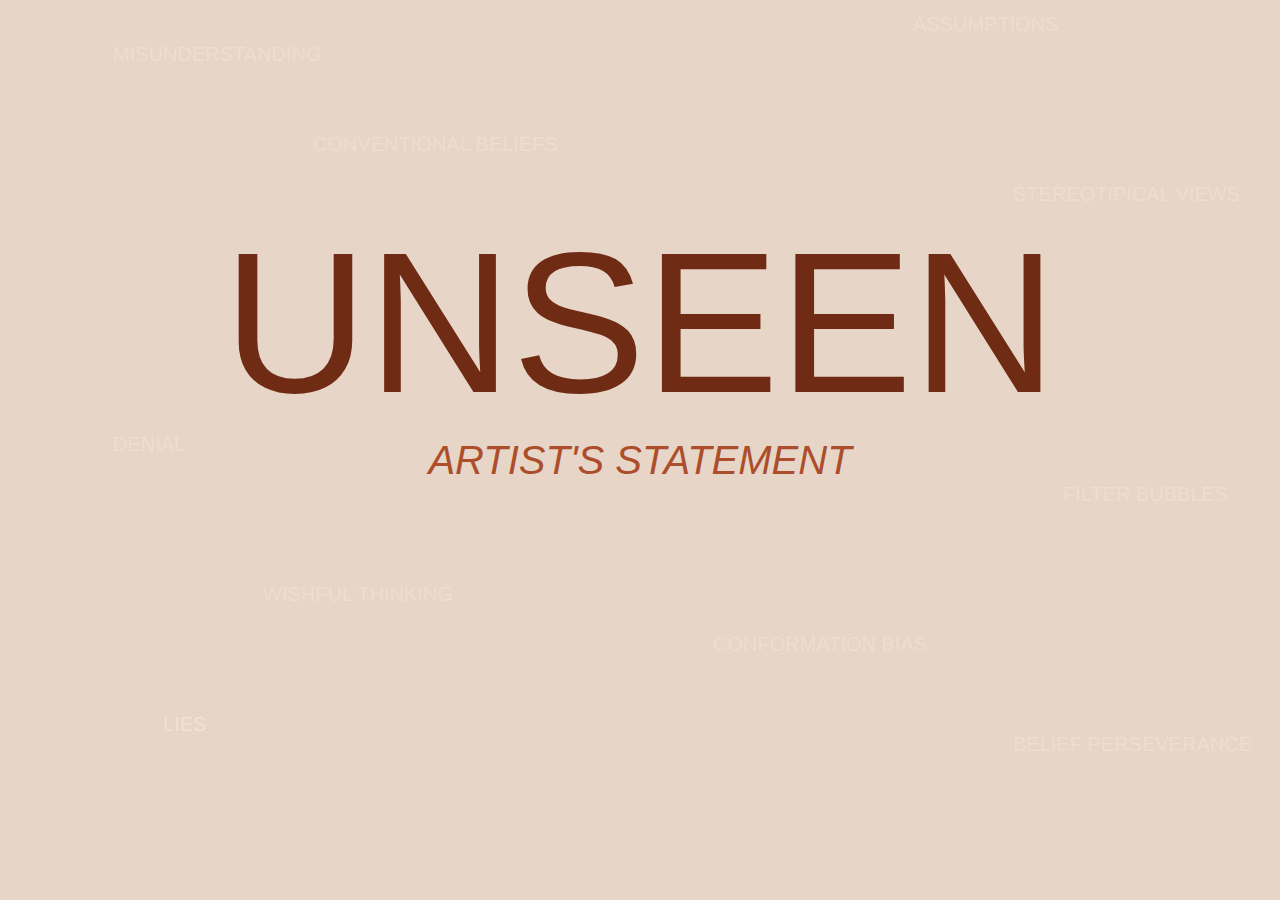
<file: index.html>
<!DOCTYPE html>
<html>

<head>
<meta charset="UTF-8">
	<title>HTML5 DOCTYPE tag and page structure</title>
   <link rel="stylesheet" href="styles.css">
</head>

<body>

  <div class="one">
  <p>STEREOTIPICAL VIEWS</p>
  </div>

  <div class="two">
  <p>CONVENTIONAL BELIEFS</p>
  </div>

	<div class="three">
	 <a href="page1.html">LIES</a>
	</div>

  <div class="four">
  <p>CONFORMATION BIAS</p>
  </div>

  <div class="five">
  <p>DENIAL</p>
  </div>

  <div class="six">
  <p>MISUNDERSTANDING</p>
  </div>

  <div class="seven">
  <p>WISHFUL THINKING</p>
  </div>


	<div class="three">
	 <a href="page1.html">LIES</a>
	</div>

  <div class="eight">
	<a href="page2.html">FILTER BUBBLES</a>
  </div>

  <div class="nine">
  <p>BELIEF PERSEVERANCE</p>
  </div>

  <div class="ten">
		<a href="page3.html">ASSUMPTIONS</a>
  </div>

  <div class="unseen">
  <p>UNSEEN</p>
  </div>

	<div class="statement">
   <a href="statement.html">ARTIST'S STATEMENT</a>
  </div>


</body>
</html>
</file>
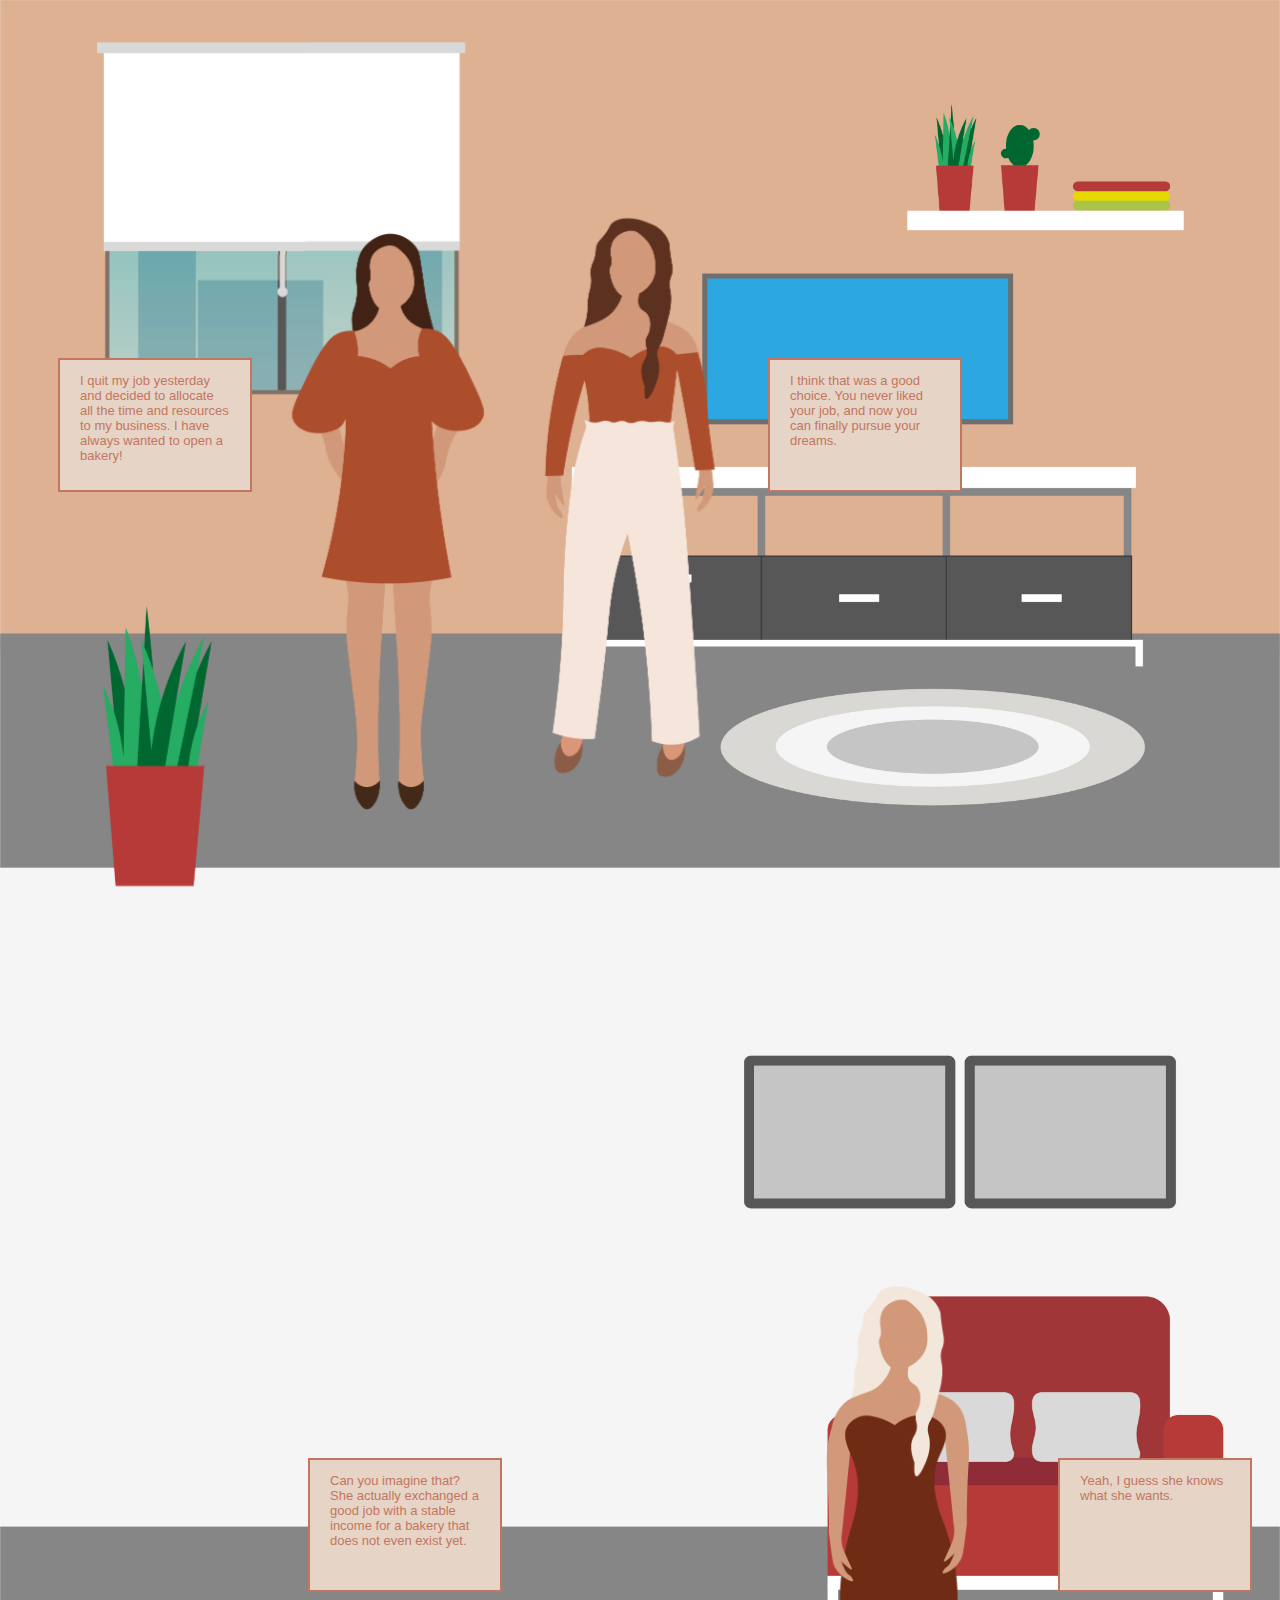
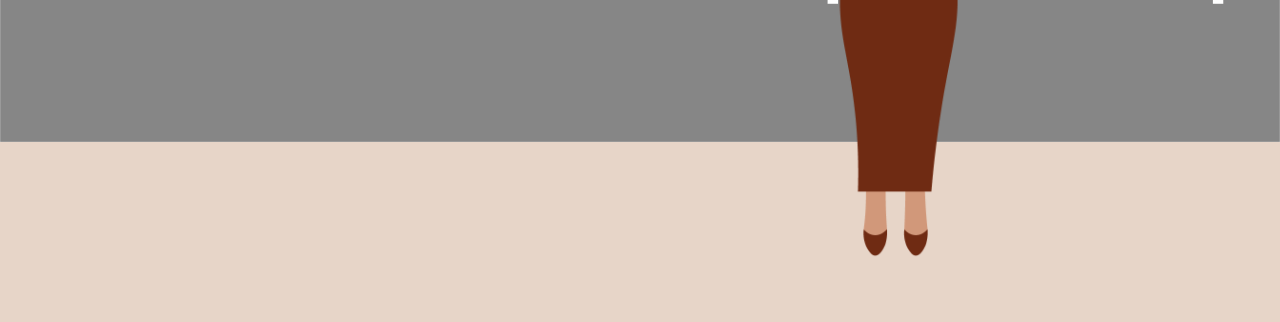
<file: page1.html>
<!DOCTYPE html>
<html>

<head>
<meta charset="UTF-8">
	<title>HTML5 DOCTYPE tag and page structure</title>
   <link rel="stylesheet" href="styles.css">
</head>

<body class="page1">


  <div class="box">

    <figure class="girlone"> <img src="images/Girl-01.png" alt="girl1"> </figure>
    <figure class="girlthree"> <img src="images/Girl-03.png" alt="girl3"> </figure>
    </div>

  <div class="girltwo">
      <img src="images/Girl-02.png" alt="girl2">
    </div>


   <div class="speechone">
    <div class="contentone"><p>I quit my job yesterday and decided to allocate
			all the time and resources to my business. I have always wanted to open a bakery! </p> </div>
    </div>


    <div class="speechtwo">
    <div class="contenttwo"> <p>OMG, I am so happy she understands. I hated my job. Finally, I
			have saved up enough money to pursue my dreams. It took me years of
			sacrifices to get here.  </p></div>
   </div>

   <div class="speechthree">
    <div class="contentthree"><p>I think that was a good choice. You never liked
			your job, and now you can finally pursue your dreams.</p> </div>
    </div>


    <div class="speechfour">
    <div class="contentfour"> <p>My family would laugh at me if I did that! Very
			few businesses succeed. You are risking to stay with nothing. </p></div>
   </div>



   <div class="speechfive">
    <div class="contentfive"><p>Can you imagine that? She actually exchanged a
			good job with a stable income for a bakery that does not even exist yet. </p> </div>
    </div>


    <div class="speechsix">
    <div class="contentsix"> <p>Envy. She is not able to pursue her dreams  due to the fear for
		failure and change.</p></div>
   </div>

   <div class="speechseven">
    <div class="contentseven"><p>Yeah, I guess she knows what she wants.</p> </div>
    </div>

		<div class="speecheight">
		<div class="contenteight"> <p>How can you talk about your friend like that?
			I think I should stop sharing my personal stuff and feelings with her.</p></div>
	 </div>

   <div class="window">
		<img src="images/window.png" alt="window">
   </div>

</body>
</html>
</file>
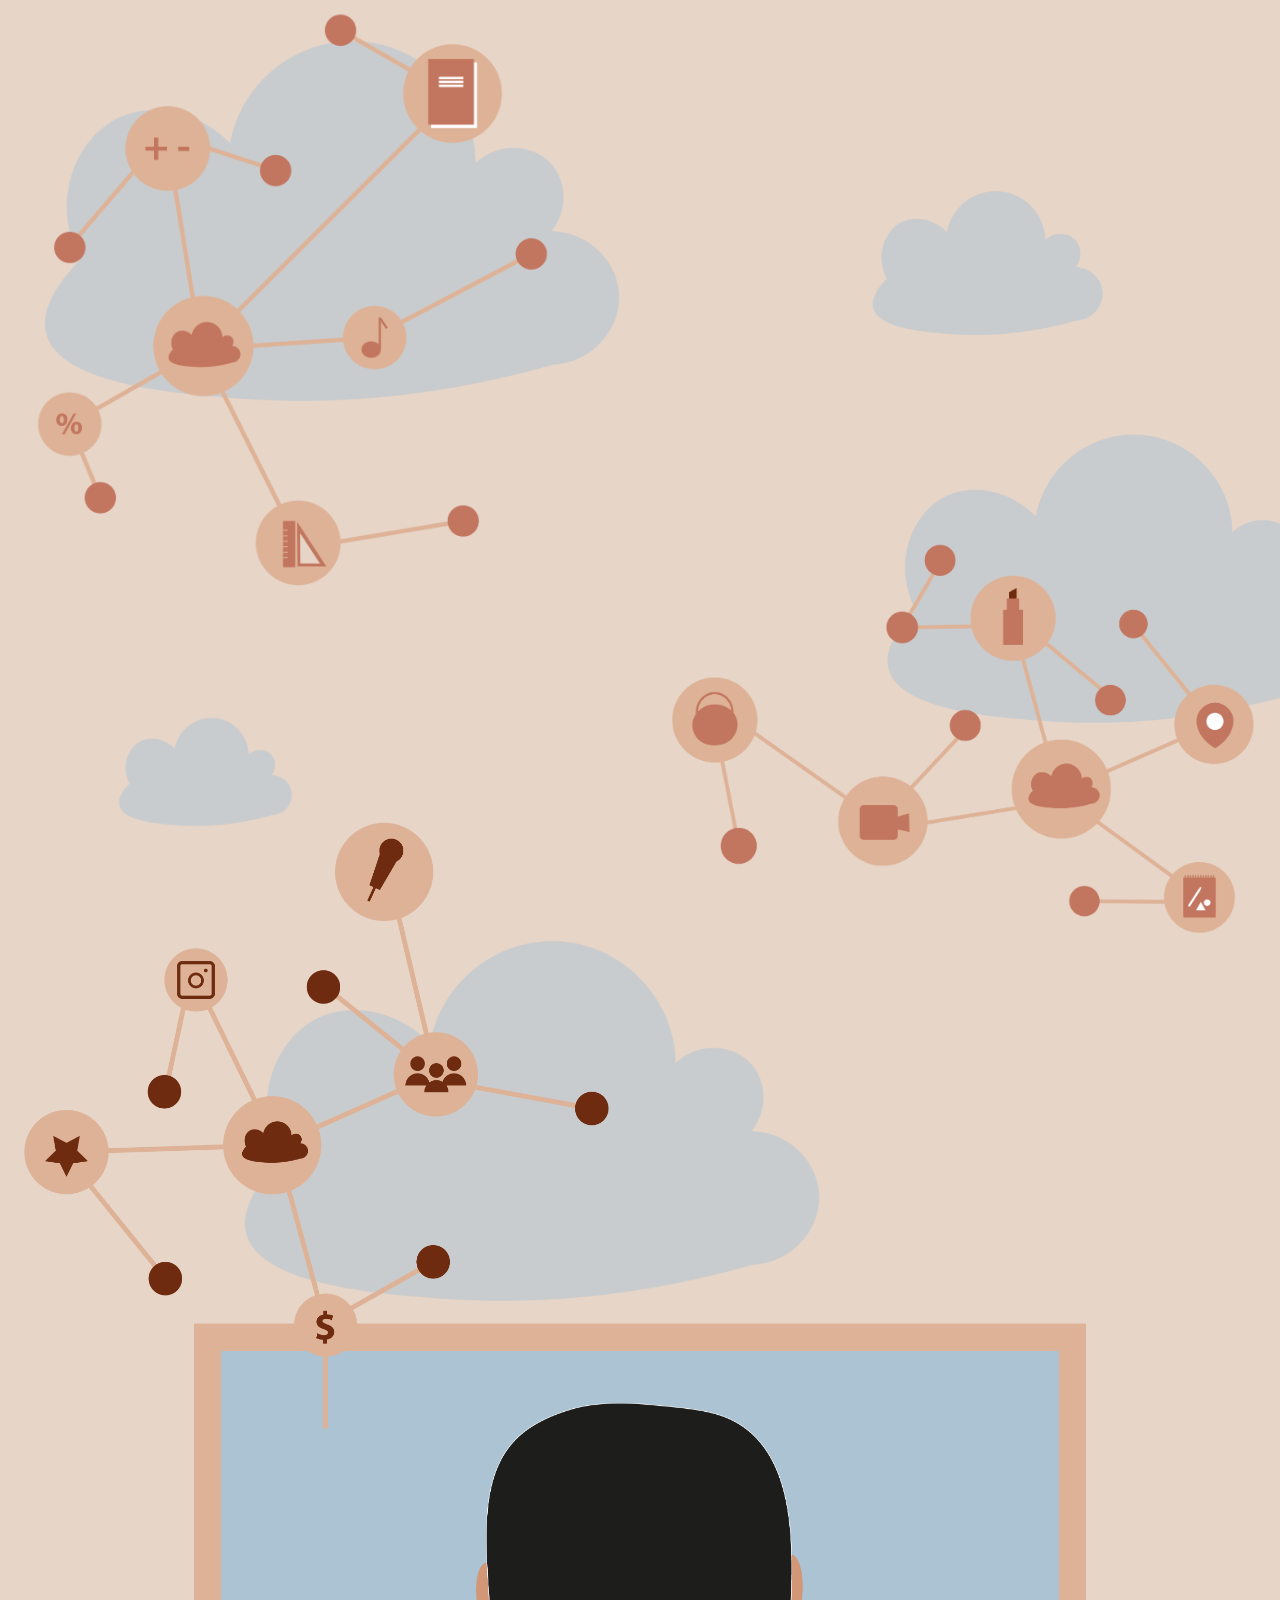
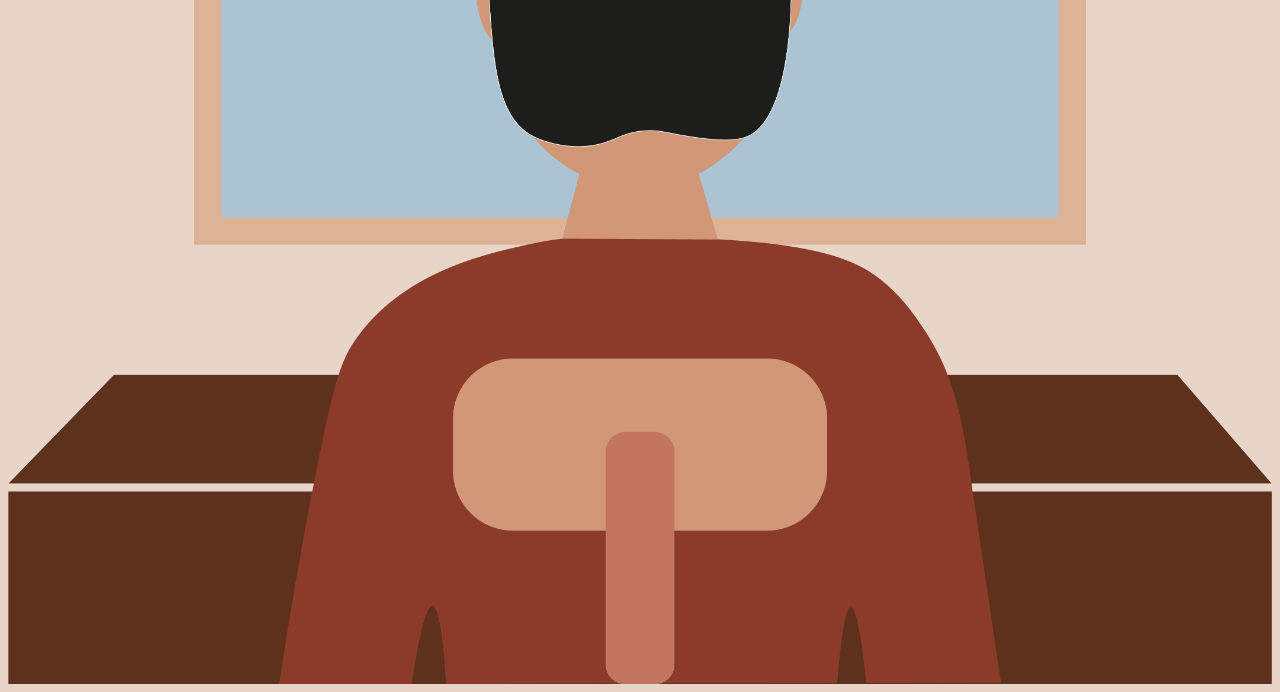
<file: page2.html>
<!DOCTYPE html>
<html>

<head>
<meta charset="UTF-8">
	<title>HTML5 DOCTYPE tag and page structure</title>
   <link rel="stylesheet" href="styles.css">
</head>

<body class="page2">


	<div class="cloudone">
		 <img src="images/Cloud.png" alt="cloudsone">
	</div>

	<div class="cloudtwo">
		 <img src="images/Cloud.png" alt="cloudstwo">
	</div>

	<div class="cloudthree">
		 <img src="images/Cloud.png" alt="cloudsthree">
	</div>

	<div class="cloudfour">
		 <img src="images/Cloud.png" alt="cloudsfour">
	</div>

	<div class="cloudfive">
		 <img src="images/Cloud.png" alt="cloudsfive">
	</div>

	<div class="fbone">
	 <p>FILTER BUBBLE ONE</p> </div>

	 <div class="fbtwo">
	  <p>FILTER BUBBLE TWO</p> </div>

		<div class="fbthree">
		 <p>FILTER BUBBLE THREE</p>
    </div>

    <div class="text">
		<p> Although the Internet has a lot of information, its algorithm will
			often expose you to the content that supports your beliefs
			and interests. </p>

		 </div>

 <div class="bubblesone">
 		<img src="images/Bubbles-01.png" alt="bubblesone">
 </div>

 <div class="bubblestwo">
		 <img src="images/Bubbles-02.png" alt="bubblestwo">
</div>

<div class="bubblesthree">
		<img src="images/Bubbles-03.png" alt="bubblesthree">
</div>

<div class="computer">
		<img src="images/Computer.png" alt="computer">
</div>


</body>
</html>
</file>
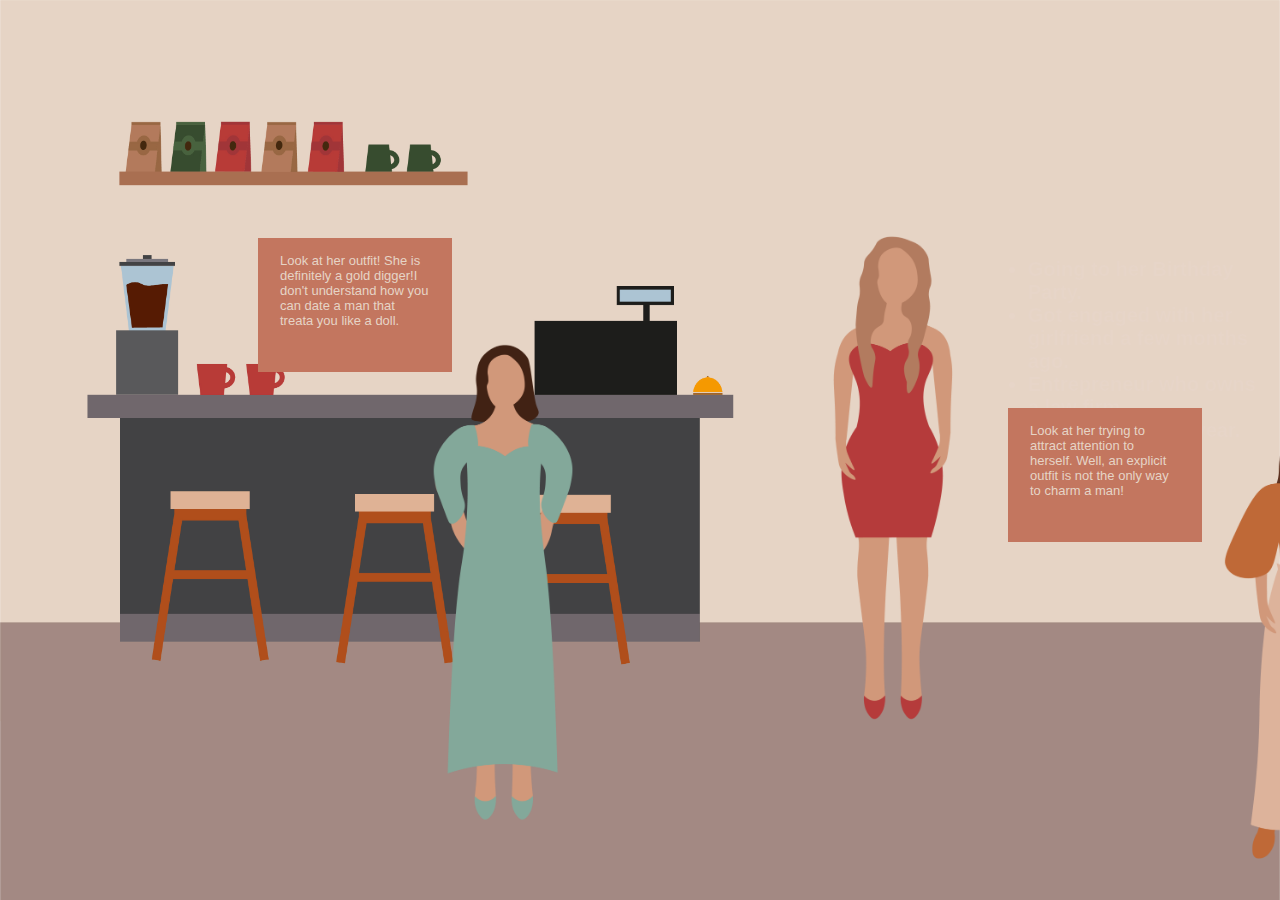
<file: page3.html>
<!DOCTYPE html>
<html>

<head>
<meta charset="UTF-8">
	<title>HTML5 DOCTYPE tag and page structure</title>
   <link rel="stylesheet" href="styles.css">
</head>

<body class="page3">

	<div>
		<div class="ladytwo">
				<img src="images/lady-02.png" alt="ladytwo">
	 </div>

	 <div class="ladythree">
			 <img src="images/lady-03.png" alt="ladythree">
	 </div>

	 <div class="ladyfour">
			 <img src="images/lady-04.png" alt="ladyfour">
	 </div>
	</div>

	<div class="textone">
	 <div class="c.one">

		 <ul>
		   <li>Going to her Birthday Party.</li>
		   <li>Got engaged with her girlfriend a few months ago.</li>
		   <li>Entrepreneur who owns a law firm.</li>
			 <li>Earns $200,000 a year.</li>
		 </ul>
   </div>
	 </div>

	 <div class="texttwo">
		<div class="c.two"><p>Look at her trying to attract attention to herself.
			Well, an explicit outfit is not the only way to charm a man!</p> </div>
		</div>


		<div class="textthree">
		<div class="c.three"> <p>Insecure about her appearance because throughout
			her life the loved ones were trying to convince her to lose weight. </p></div>
	 </div>

	 <div class="textfour">
	 <div class="c.four"><p>Look at her outfit! She is definitely a gold digger!I don't
		 understand how you can date a man that treata you like a doll.</p> </div>
	 </div>


	 <div class="textfive">
	 <div class="c.five"> <p>Found out a few months ago that her ex-husband got
married again to a younger woman, who is a fitness trainer.</p></div>
	</div>


</body>
</html>
</file>
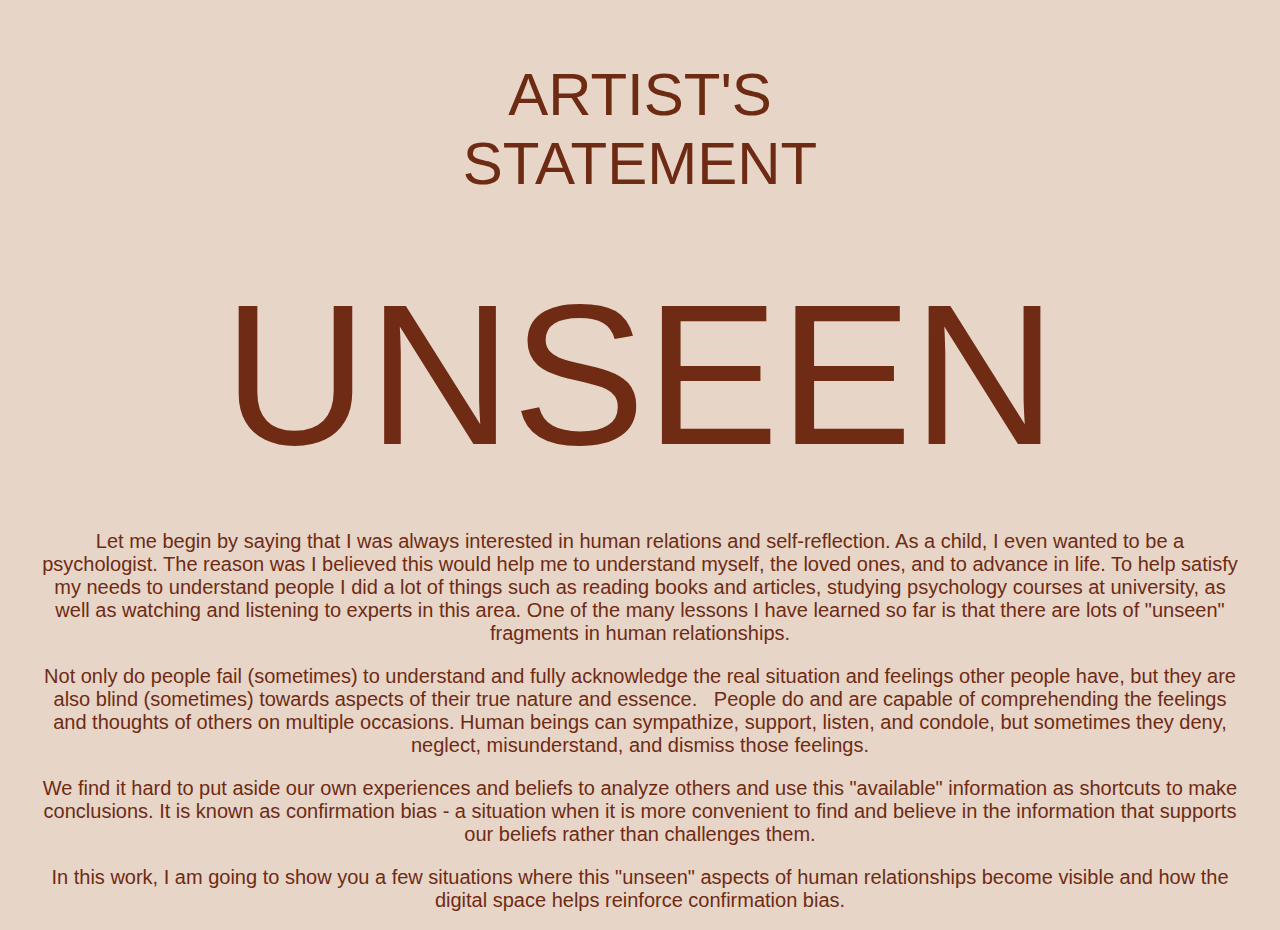
<file: statement.html>
<!DOCTYPE html>
<html>

<head>
<meta charset="UTF-8">
	<title>HTML5 DOCTYPE tag and page structure</title>
   <link rel="stylesheet" href="styles.css">
</head>

<body>

  <div class="ast">
  <p>ARTIST'S STATEMENT</p>
  </div>

  <div class="unseen2">
   <a href="index.html">UNSEEN</a>
  </div>

  <div class="statement2">
  <p>Let me begin by saying that I was always interested in human relations and
		self-reflection. As a child, I even wanted to be a psychologist. The reason
		was I believed this would help me to understand myself, the loved ones, and
		to advance in life. To help satisfy my needs to understand people I did a
		lot of things such as reading books and articles,  studying psychology
		courses at university, as well as watching and listening to experts in
		this area. One of the many lessons I have learned so far is that there are
		lots of "unseen" fragments in human relationships.</p>

<p>Not only do people fail (sometimes) to understand and fully acknowledge the
	real situation and feelings other people have, but they are also blind
	(sometimes) towards aspects of their true nature and essence.   People do
	and are capable of comprehending the feelings and thoughts of others on
	multiple occasions. Human beings can sympathize, support, listen, and condole,
	but sometimes they deny, neglect, misunderstand, and dismiss those feelings.</p>

<p>We find it hard to put aside our own experiences and beliefs to analyze others
	and use this "available" information as shortcuts to make conclusions. It is
	known as confirmation bias - a situation when it is more convenient to find
	and believe in the information that supports our beliefs rather than challenges them.</p>

<p>In this work, I am going to show you a few situations where this "unseen" aspects
	of human relationships become visible and how the digital space helps reinforce
	confirmation bias.</p>
  </div>

</body>
</html>
</file>
<file: styles.css>
body {
  font-family: Helvetica;
  position: relative;
  background-color: #e7d5c8
}


.unseen {
  position: absolute;
  display: block;
  width: 100%;
  text-align: center;
  font-size: 200px;
  color: #6f2b13;
  z-index: 1;
}

.statement a {
  position: absolute;
  text-decoration: none;
  display: block;
  font-style: italic;
  width: 100%;
  top: 430px;
  text-align: center;
  font-size: 40px;
  color: #ac4e2b;
  z-index: 2;

}

.one {
  position: absolute;
  font-size: 20px;
  top: 150px;
  left: 1000px;
  z-index: 2;
  margin: 5px;
  color: #f6e5d9;
  opacity: 50%;
}

.two {
  position: absolute;
  font-size: 20px;
  top: 100px;
  left: 300px;
  z-index: 2;
  margin: 5px;
  color: #f6e5d9;
  opacity: 50%;
}

.three  a{

  text-decoration: none;
  color: #f6e5d9;
  opacity: 50%;
}


.three {
  position: absolute;
  font-size: 20px;
  top: 700px;
  left: 150px;
  z-index: 2;
  margin: 5px;

}

.four {
  position: absolute;
  font-size: 20px;
  top: 600px;
  left: 700px;
  z-index: 2;
  margin: 5px;
  color: #f6e5d9;
  opacity: 50%;
}

.five {
  position: absolute;
  font-size: 20px;
  top: 400px;
  left: 100px;
  z-index: 2;
  margin: 5px;
  color: #f6e5d9;
  opacity: 50%;
}

.six {
  position: absolute;
  font-size: 20px;
  top: 10px;
  left: 100px;
  z-index: 2;
  margin: 5px;
  color: #f6e5d9;
  opacity: 50%;
}

.seven {
  position: absolute;
  font-size: 20px;
  top: 550px;
  left: 250px;
  z-index: 2;
  margin: 5px;
  color: #f6e5d9;
  opacity: 50%;
}


.eight a {
  text-decoration: none;
  color: #f6e5d9;
  opacity: 50%;
}
.eight {
  position: absolute;
  font-size: 20px;
  top: 470px;
  left: 1050px;
  z-index: 2;
  margin: 5px;
}

.nine {
  position: absolute;
  font-size: 20px;
  top: 700px;
  left: 1000px;
  z-index: 2;
  margin: 5px;
  color: #f6e5d9;
  opacity: 50%;
}


.ten a {
  text-decoration: none;
  color: #f6e5d9;
  opacity: 50%;
}

.ten {
  position: absolute;
  font-size: 20px;
  left: 900px;
  z-index: 2;
  margin: 5px;
}

.one:hover > p {
  color: #6f2b13;
  font-size: 25px;
  font-weight: bolder;
}

.two:hover > p {
  color: #6f2b13;
  font-size: 25px;
  font-weight: bolder;
}


.four:hover > p {
  color: #6f2b13;
  font-size: 25px;
  font-weight: bolder;
}


.five:hover > p {
  color: #6f2b13;
  font-size: 25px;
  font-weight: bolder;
}

.six:hover > p {
  color: #6f2b13;
  font-size: 25px;
  font-weight: bolder;
}

.seven:hover > p {
  color: #6f2b13;
  font-size: 25px;
  font-weight: bolder;
}

.nine:hover > p {
  color: #6f2b13;
  font-size: 25px;
  font-weight: bolder;
}


/*index.html ends here*/


.page1 {
  background-image: url(images/Room1.jpg);
  background-repeat:no-repeat;
  background-size: cover;

}

.girlone img {
     width: 500px;
     margin: 0px;
     padding: 0px;
     z-index: 1;
}

.girlone {
  position: absolute;
  left: 90px;
  top: 150px;
  z-index: 1;

}


.girlthree img {
  width: 500px;
  padding-bottom: 0px;
  z-index: 1;
}

.girlthree {
  position: absolute;
  left: 600px;
  top: 1200px;
  z-index: 1;
}


.girltwo img {
  width: 500px;
  margin: 0px;
  padding: 0px;
  z-index: 1;


}

.girltwo {
  position: fixed;
  left: 380px;
  top: 150px;
  margin: 0px;
  padding: 0px;
  z-index: 1;
}

.window img {
  width: 500px;
  position: fixed;
  top: 0px;
  left: 50px;
  z-index: 0;
}


/*page1.html images ends here*/


.speechone {
  position: absolute;
  top: 300px;
  left:0px;
  width: 150px;
  height: 80px;
  background-color: #e6d4c6;
  padding: 50px;
  padding-left: 20px;
  padding-top: 0px;
  padding-right: 20px;
  margin: 50px;
  border: 2px solid #c3765f;
  z-index: 2;
  font-size: 13px;
  color: #c3765f;

}

.speechtwo{
  position: absolute;
  background-color: #e6d4c6;
  top: 300px;
  left:0px;
  width: 150px;
	height: 80px;
  padding: 50px;
  padding-left: 20px;
  padding-top: 0px;
  padding-right: 20px;
  margin: 50px;
  border: 2px solid #c3765f;
  z-index: 1;
  font-size: 13px;
  color: #c3765f;
}

.speechone:hover {
  display: none;
}



.speechthree {
  position: absolute;
  top: 300px;
  left:710px;
  width: 150px;
  height: 80px;
  padding: 50px;
  padding-left: 20px;
  padding-top: 0px;
  padding-right: 20px;
  margin: 50px;
  z-index: 2;
  font-size: 13px;
  background-color: #e6d4c6;
  color: #c3765f;
  border: 2px solid #c3765f;
}


.speechfour {
  position: absolute;
  top: 300px;
  left:710px;
  width: 150px;
  height: 80px;
  padding: 50px;
  padding-left: 20px;
  padding-top: 0px;
  padding-right: 20px;
  margin: 50px;
  z-index: 1;
  font-size: 13px;
  color: #c3765f;
  border: 2px solid #c3765f;
  background-color: #e6d4c6;

}

.speechthree:hover {
  display: none;
}


.speechfive {
  position: absolute;
  top: 1400px;
  left:250px;
  width: 150px;
  height: 80px;
  background-color: #e6d4c6;
  padding: 50px;
  padding-left: 20px;
  padding-top: 0px;
  padding-right: 20px;
  margin: 50px;
  border: 2px solid #c3765f;
  z-index: 2;
  font-size: 13px;
  color: #c3765f;
}


.speechsix {
  position: absolute;
  top: 1400px;
  left:250px;
  width: 150px;
  height: 80px;
  background-color: #e6d4c6;
  padding: 50px;
  padding-left: 20px;
  padding-top: 0px;
  padding-right: 20px;
  margin: 50px;
  border: 2px solid #c3765f;
  z-index: 1;
  font-size: 13px;
  color: #c3765f;
}

.speechfive:hover {
  display: none;
}

.speechseven {
  position: absolute;
  top: 1400px;
  left:1000px;
  width: 150px;
  height: 80px;
  background-color: #e6d4c6;
  padding: 50px;
  padding-left: 20px;
  padding-top: 0px;
  padding-right: 20px;
  margin: 50px;
  border: 2px solid #c3765f;
  z-index: 3;
  font-size: 13px;
  color: #c3765f;
}


.speecheight {
  position: absolute;
  top: 1400px;
  left:1000px;
  width: 150px;
  height: 80px;
  background-color: #e6d4c6;
  padding: 50px;
  padding-left: 20px;
  padding-top: 0px;
  padding-right: 20px;
  margin: 50px;
  border: 2px solid #c3765f;
  z-index: 2;
  font-size: 13px;
  color: #c3765f;
}

.speechseven:hover {
  display: none;
}


/*page1.html ends and page2.html starts*/


.computer img {
 max-width: 100%;
 max-height: 100%;
 vertical-align: bottom;
 bottom: 0px;

}


.bubblesone img {
  position: absolute;
  max-width: 50%;
  max-height: 50%;
  top: 800px;
}

.bubblestwo img {
  position: absolute;
  max-width: 50%;
  max-height: 50%;
  top: 500px;
  right: 0px;
}

.bubblesthree img {
  position: absolute;
  max-width: 45%;
  max-height: 45%;
  top: 0px;
  left: 0px;
}


.cloudone img {
  position: absolute;
  max-width: 50%;
  max-height: 50%;
  top: 0px;
  left: 0px;
  opacity: 50%;
}

.cloudtwo img {
  position: absolute;
  max-width: 40%;
  max-height: 40%;
  top: 400px;
  left: 850px;
  opacity: 50%;
}

.cloudthree img {
  position: absolute;
  max-width: 15%;
  max-height: 15%;
  left: 100px;
  top: 700px;
  opacity: 50%;
}

.cloudfour img {
  position: absolute;
  max-width: 50%;
  max-height: 50%;
  left: 200px;
  top: 900px;
  opacity: 50%;
}

.cloudfive img {
  position: absolute;
  max-width: 20%;
  max-height: 20%;
  left: 850px;
  top: 170px;
  opacity: 50%;

}

.fbone {
    position: absolute;
    top: 80px;
    left: 700px;
    color: #e7d5c8;
    font-size: 20px;
    font-weight: bolder;
    font-size: 40px;
  }

.fbone:hover {
    color: #deb296;
    font-size: 40px;
}

.fbtwo {
  position: absolute;
  top: 700px;
  left: 300px;
  color: #e7d5c8;
  font-weight: bolder;
  font-size: 40px;

}

.fbtwo:hover {
    color: #deb296;
    font-size: 40px;
}

.fbthree {
  position: absolute;
  top: 1100px;
  left: 930px;
  color: #e7d5c8;
  font-size: 40px;
  font-weight: bolder;

}

.fbthree:hover {
    color: #6e2b14;
    font-size: 40px;
}



.text {
  position: absolute;
  top: 1170px;
  left: 930px;
  color: #e7d5c8;
  font-size: 20px;
  font-weight: bolder;

}

.text:hover {
    color: #6e2b14;
    font-size: 20px;
}
/* page 3 starts*/

.page3 {
  background-image: url(images/background.jpg);
  background-repeat:no-repeat;
  background-size:cover;
}



.ladytwo img {
  width: 250px;
}

.ladytwo {
  position: absolute;
  left: 370px;
  top: 300px;
}

.ladythree img {
  width: 250px;
}

.ladythree {
  position: absolute;
  left: 760px;
  top: 200px;
}

.ladyfour img {
  width: 250px;
}

.ladyfour {
  position: absolute;
  left: 1180px;
  top: 340px;
}


.textone {
  position: absolute;
  top: 230px;
  left: 980px;
  color: #e7d5c8;
  font-size: 20px;
  font-weight: bolder;
}

.textone:hover {
  color: #6e2b14;
  font-size: 20px;
}


.texttwo {
  position: absolute;
  width: 150px;
	height: 80px;
  top: 350px;
  left:950px;
  padding: 50px;
  padding-left: 20px;
  padding-top: 0px;
  padding-right: 20px;
  margin: 50px;
  z-index: 2;
  font-size: 13px;
  background-color: #c3765f;
  color: #e6d4c6 ;
  border: 2px solid #c3765f;

}

.textthree{
  position: absolute;
  width: 150px;
  height: 80px;
  top: 350px;
  left: 950px;
  padding: 50px;
  padding-left: 20px;
  padding-top: 0px;
  padding-right: 20px;
  margin: 50px;
  z-index: 1;
  font-size: 13px;
  background-color: #c3765f;
  color: #e6d4c6 ;
  border: 2px solid #c3765f;

}


.texttwo:hover {
  display: none;
}


.textfour {
  position: absolute;
  width: 150px;
	height: 80px;
  top: 180px;
  left:200px;
  padding: 50px;
  padding-left: 20px;
  padding-top: 0px;
  padding-right: 20px;
  margin: 50px;
  z-index: 2;
  font-size: 13px;
  background-color: #c3765f;
  color: #e6d4c6 ;
  border: 2px solid #c3765f;

}


.textfive {
  position: absolute;
  width: 150px;
  height: 80px;
  top: 180px;
  left: 200px;
  padding: 50px;
  padding-left: 20px;
  padding-top: 0px;
  padding-right: 20px;
  margin: 50px;
  z-index: 1;
  font-size: 13px;
  background-color: #c3765f;
  color: #e6d4c6 ;
  border: 2px solid #c3765f;

}


.textfour:hover {
  display: none;
}

/* statement.html starts here*/

.statement2 {
  position: relative;
  width: 1200px;
  height: 400px;
  text-align: center;
  margin-left: auto;
  margin-right: auto;
  color: #6e2b14;
  top: 400px;
  font-size: 20px;

}

.ast {
  margin-left: auto;
  margin-right: auto;
  position: relative;
  color: #6e2b14;
  text-align: center;
  font-size: 60px;
  margin-bottom: 0px;
  padding-bottom: 0px;
  width: 400px;
  height: 50px;
}

.unseen2  a {
text-decoration: none;
color: #6f2b13;
}

.unseen2 {
  position: absolute;
  display: block;
  width: 100%;
  text-align: center;
  font-size: 200px;
  color: #6f2b13;
  z-index: 1;
  top: 200px;
}
</file>
